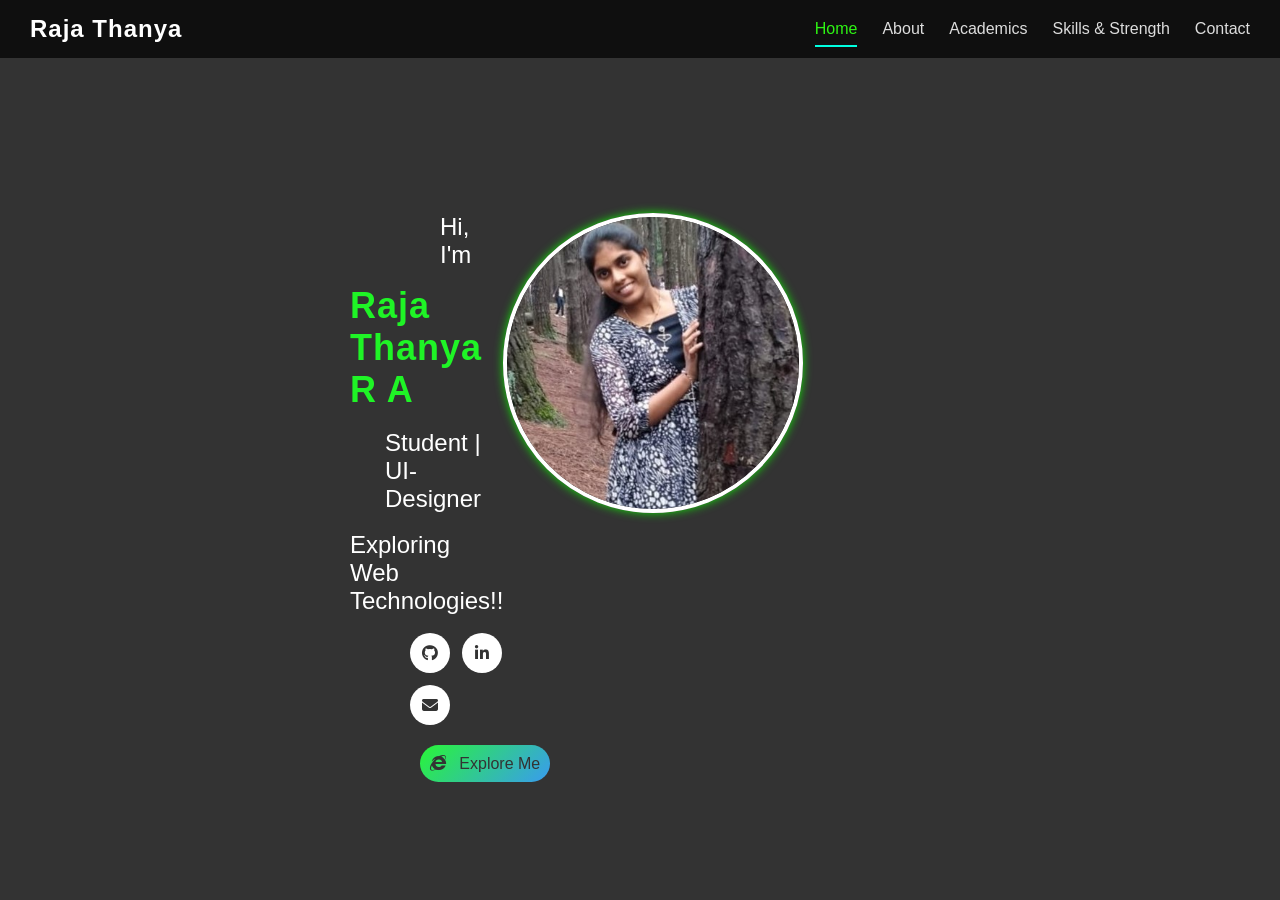
<file: index.html>
<!DOCTYPE html>
<html lang="en">
<head>
  <meta charset="UTF-8" />
  <meta name="viewport" content="width=device-width, initial-scale=1.0" />
  <title>Raja Thanya</title>
  <link rel="stylesheet" href="style.css" />
  <link href="https://cdnjs.cloudflare.com/ajax/libs/font-awesome/6.5.1/css/all.min.css" rel="stylesheet">
</head>
<body>
  <header class="header">
    <h1>Raja Thanya</h1>
    <input type="checkbox" id="menu-toggle">
    <label for="menu-toggle" class="hamburger">
      <span></span>
      <span></span>
      <span></span>
    </label>
      <nav>
        <a href="index.html" class="active">Home</a>
        <a href="about.html" class="about">About </a>
        <a href="academics.html" class="academics">Academics</a>
        <a href="skill.html" class="skil">Skills & Strength</a>       
        <a href="contact.html" class="contact">Contact</a>
      </nav>
  </header>
  <div class="about-box hover-animate">
  <section class="container">
  <section class="card">
    <div class="contents">
      <p class="welcome">Hi, I'm</p>
      <h1 class="name">Raja Thanya R A</h1><br>
      <p class="role">Student | UI-Designer</p><br>
      <p class="college">Exploring Web Technologies!!</p>

      <div class="social">
        <a href="https://github.com/RajaThanya-2006"><i class="fab fa-github"></i></a>
        <a href="https://www.linkedin.com/in/raja-thanya-r-a-37b87a2a2?utm_source=share&utm_campaign=share_via&utm_content=profile&utm_medium=android_app"><i class="fab fa-linkedin-in"></i></a>
        <a href="rajathanya45@gmail.com"><i class="fas fa-envelope"></i></a>
      </div>
    </div>
    <div class="image">
        <img src="thanya_img.jpeg" alt="Thanya">
    </div>
    
  </section>
  <section>
  <div class="explore">
      <a href="about.html"><i class="fa-brands fa-internet-explorer"></i> &nbsp; Explore Me</a>
    </div>
  </section></section></div>
</body>
</html>
</file>
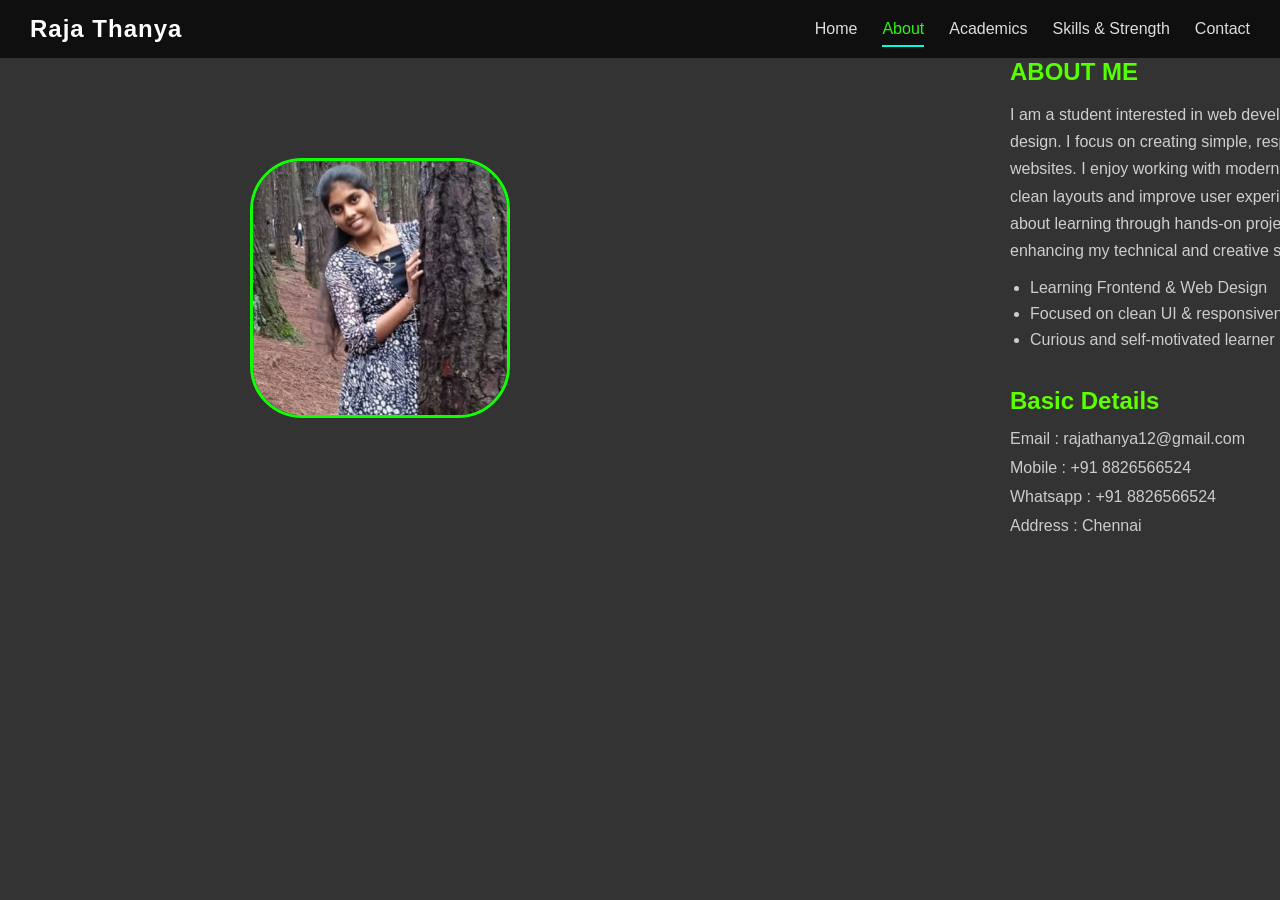
<file: about.html>
<!DOCTYPE html>
<html lang="en">
<head>
    <meta charset="UTF-8">
    <meta name="viewport" content="width=device-width, initial-scale=1.0, maximum-scale=1.0, user-scalable=no">
    <title>Raja Thanya</title>
    <link rel="stylesheet" href="style.css">
</head>
<body>
    <header class="header">
    <h1>Raja Thanya</h1>
        <input type="checkbox" id="menu-toggle">
        <label for="menu-toggle" class="hamburger">
            <span></span>
            <span></span>
            <span></span>
        </label>
            <nav>
                <a href="index.html" class="home">Home</a>
                <a href="about.html" class="active">About </a>
                <a href="academics.html" class="academics">Academics</a>
                <a href="skill.html" class="skil">Skills & Strength</a>    
                <a href="contact.html" class="contact">Contact</a>
            </nav>
    </header>
    <section class="about" id="about">
    <div class="about-box">
        <div class="about-img">
            <img src="thanya_img.jpeg" alt="Thanya">
        </div>
        <div class="section-1">
                <div class="ab-content">
                    <h1>ABOUT ME</h1>
                    <p>
                        I am a student interested in web development and front-end design.
                        I focus on creating simple, responsive, and user-friendly websites.
                        I enjoy working with modern web technologies to build clean layouts and improve user experience.
                        I am passionate about learning through hands-on projects and continuously enhancing my technical and creative skills.
                    <ul>
                    <li>Learning Frontend & Web Design</li>
                    <li>Focused on clean UI & responsiveness</li>
                    <li>Curious and self-motivated learner</li>
                </ul></p>
            <br>
            <!--<div class="section-2">-->
                    <h2>Basic Details</h2>
                    <div class="details">
                        <span>Email : </span><span>rajathanya12@gmail.com</span><br>
                        <span>Mobile : </span><span>+91 8826566524</span><br>
                        <span>Whatsapp : </span><span>+91 8826566524</span><br>
                        <span>Address : </span><span>Chennai</span><br>
                </div>
        </div>
    </div>
    </div>
    </section>
</body>
</html>
</file>
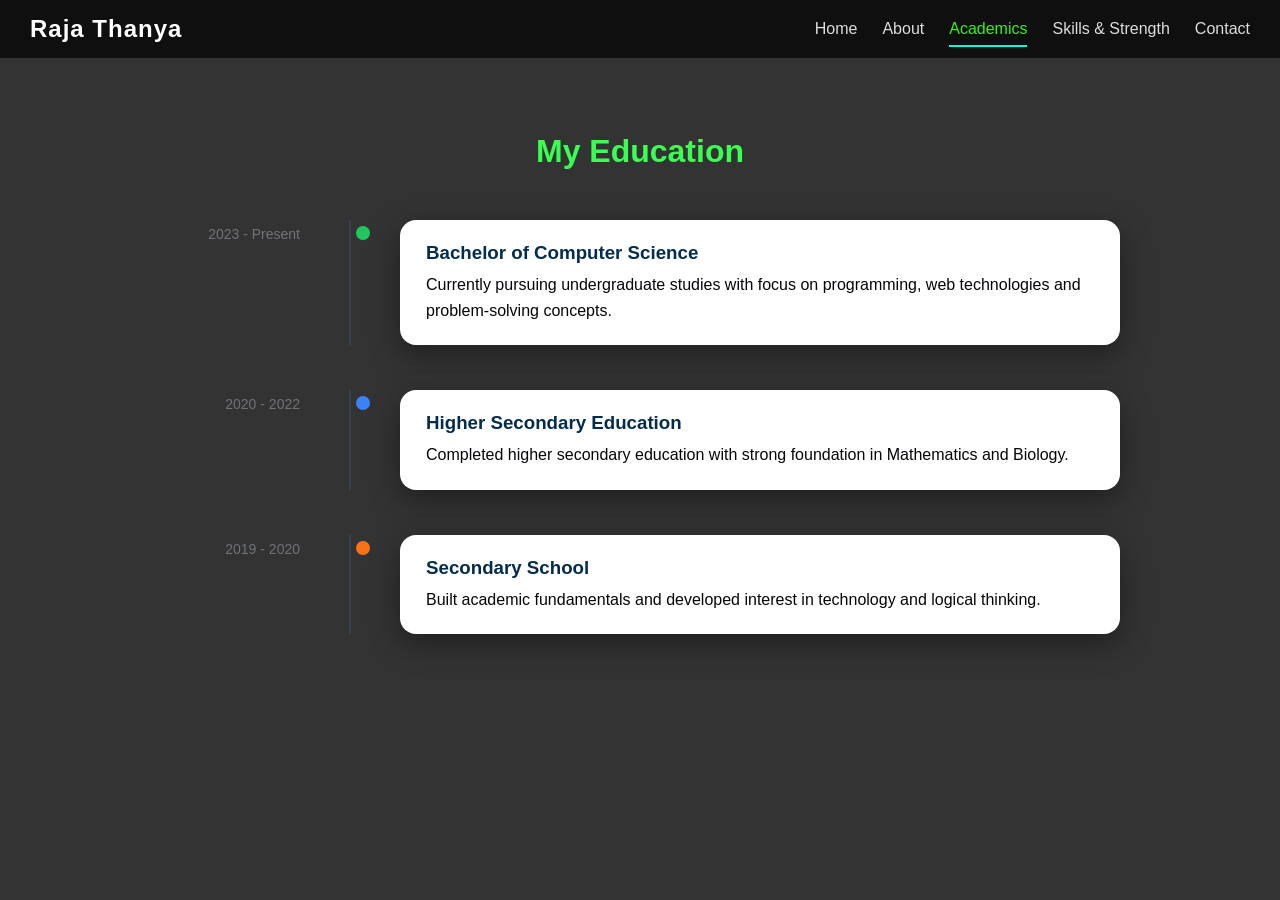
<file: academics.html>
<!DOCTYPE html>
<html lang="en">
<head>
    <meta charset="UTF-8">
    <meta name="viewport" content="width=device-width, initial-scale=1.0">
    <title>Academics</title>
    <link rel="stylesheet" href="style.css">
</head>
<body>
    <header class="header">
    <h1>Raja Thanya</h1>
      <input type="checkbox" id="menu-toggle">
    <label for="menu-toggle" class="hamburger">
      <span></span>
      <span></span>
      <span></span>
    </label>
        <nav>
          <a href="index.html" class="home">Home</a>
          <a href="about.html" class="about">About </a>
          <a href="academics.html" class="active">Academics</a>
          <a href="skill.html" class="skil">Skills & Strength</a>    
          <a href="contact.html" class="contact">Contact</a>
        </nav>
    </header>  
    <section class="education">
      <h1 class="section-title">My Education</h1>
      <div class="timeline">
        <div class="timeline-item green">
          <div class="timeline-year">2023 - Present</div>
          <div class="timeline-line">
            <span class="dot"></span>
          </div>
          <div class="timeline-content">
            <h3>Bachelor of Computer Science</h3>
              <p>
                Currently pursuing undergraduate studies with focus on
                programming, web technologies and problem-solving concepts.
              </p>
          </div>
        </div>
        
        <div class="timeline-item blue">
      <div class="timeline-year">2020 - 2022</div>

      <div class="timeline-line">
        <span class="dot"></span>
      </div>

      <div class="timeline-content">
        <h3>Higher Secondary Education</h3>
        <p>
          Completed higher secondary education with strong foundation
          in Mathematics and Biology.
        </p>
      </div>
    </div>

    <div class="timeline-item orange">
      <div class="timeline-year">2019 - 2020</div>

      <div class="timeline-line">
        <span class="dot"></span>
      </div>

      <div class="timeline-content">
        <h3>Secondary School</h3>
        <p>
          Built academic fundamentals and developed interest in technology and logical thinking.
        </p>
      </div>
    </div>

      </div>
    </section>
</body>
</html>
</file>
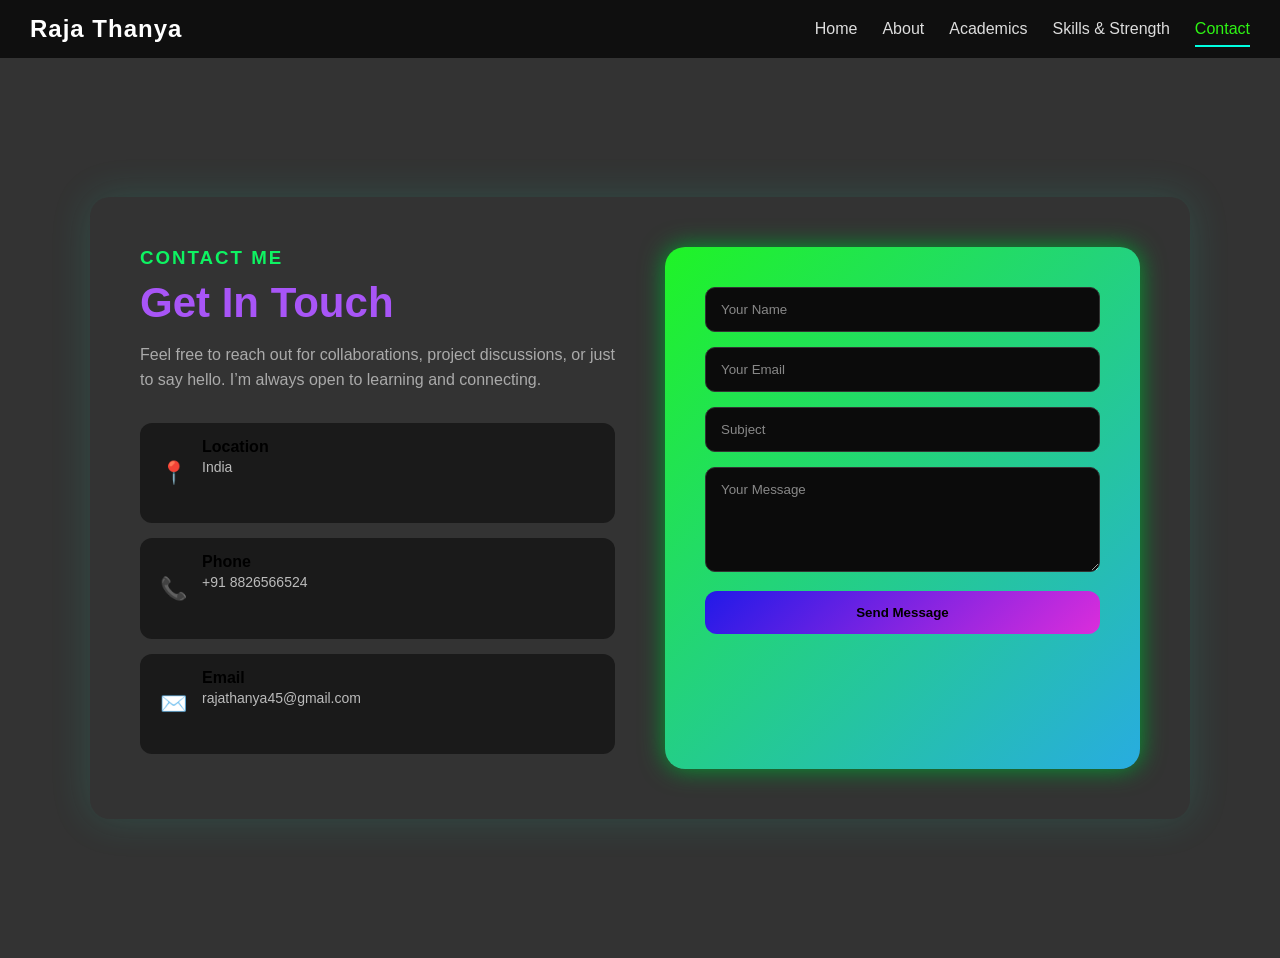
<file: contact.html>
<!DOCTYPE html>
<html lang="en">
<head>
    <meta charset="UTF-8">
    <title>Contact Me</title>
    <link rel="stylesheet" href="style.css">
    <meta name="viewport" content="width=device-width, initial-scale=1.0">
</head>
<body>
    <header class="header">
    <h1>Raja Thanya</h1>
        <input type="checkbox" id="menu-toggle">
        <label for="menu-toggle" class="hamburger">
            <span></span>
            <span></span>
            <span></span>
        </label>
        <nav>
          <a href="index.html" class="home">Home</a>
          <a href="about.html" class="about">About </a>
          <a href="academics.html" class="academics">Academics</a>
          <a href="skill.html" class="skil">Skills & Strength</a>    
          <a href="contact.html" class="active">Contact</a>
        </nav>
    </header>  

<section class="contact-section">
    <div class="contact-container">

        <!-- LEFT CONTENT -->
        <div class="contact-info">
            <h3>CONTACT ME</h3>
            <h1>Get In Touch</h1>
            <p>
                Feel free to reach out for collaborations, project discussions,
                or just to say hello. I’m always open to learning and connecting.
            </p>

            <div class="info-box">
                <span>📍</span>
                <div>
                    <h4>Location</h4>
                    <p>India</p>
                </div>
            </div>

            <div class="info-box">
                <span>📞</span>
                <div>
                    <h4>Phone</h4>
                    <p>+91 8826566524</p>
                </div>
            </div>

            <div class="info-box">
                <span>✉️</span>
                <div>
                    <h4>Email</h4>
                    <p>rajathanya45@gmail.com</p>
                </div>
            </div>
        </div>

        <!-- RIGHT FORM -->
        <div class="contact-form">
            <form>
                <input type="text" placeholder="Your Name" required>
                <input type="email" placeholder="Your Email" required>
                <input type="text" placeholder="Subject">
                <textarea rows="5" placeholder="Your Message"></textarea>
                <button type="submit">Send Message</button>
            </form>
        </div>

    </div>
</section>

</body>
</html>
</file>
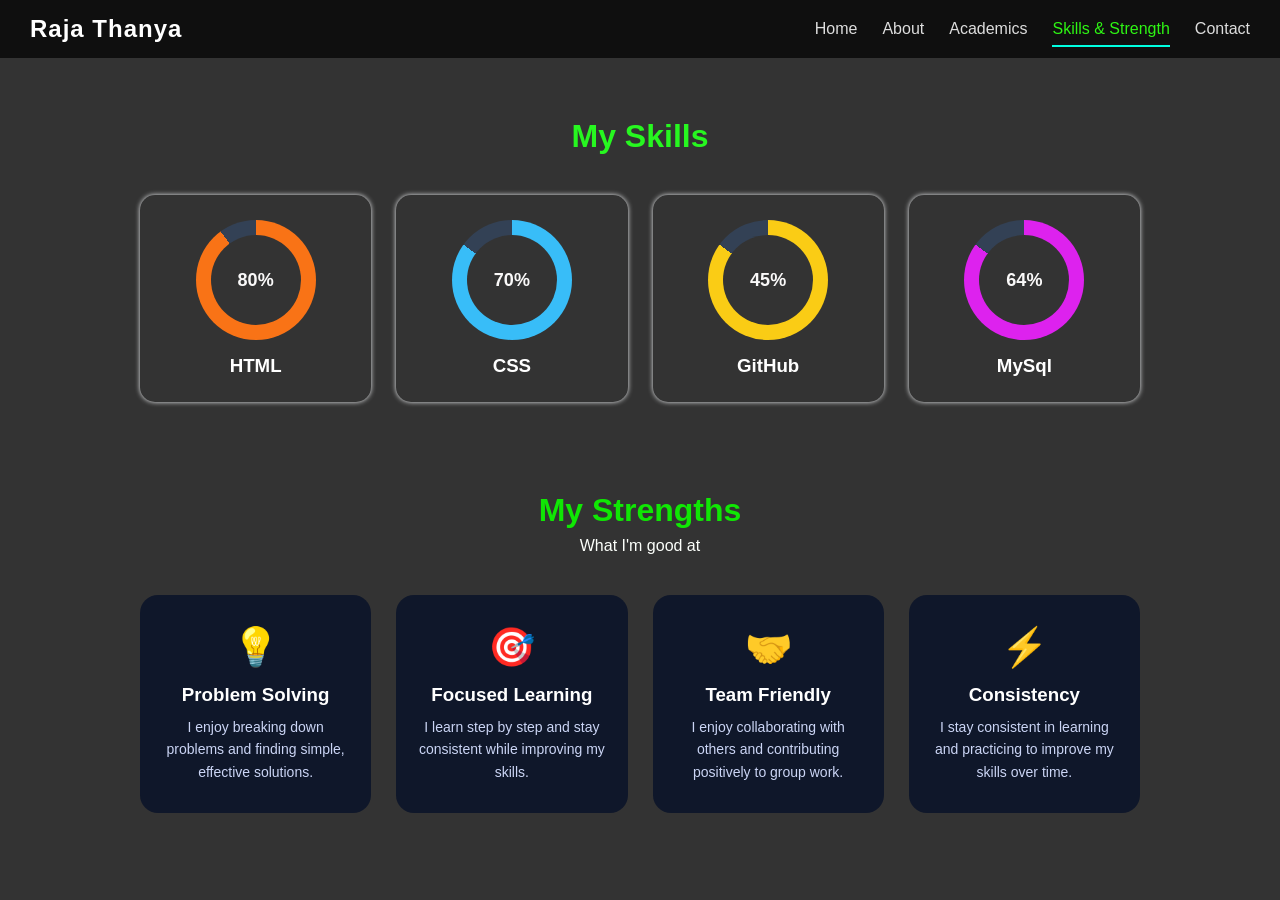
<file: skill.html>
<!DOCTYPE html>
<html lang="en">
<head>
    <meta charset="UTF-8">
    <meta name="viewport" content="width=device-width, initial-scale=1.0">
    <title>Skill</title>
    <link rel="stylesheet" href="style.css">
</head>
<body>
    <header class="header">
        <h1>Raja Thanya</h1>
        <input type="checkbox" id="menu-toggle">
        <label for="menu-toggle" class="hamburger">
            <span></span>
            <span></span>
            <span></span>
        </label>
            <nav>
                <a href="index.html" class="home">Home</a>
                <a href="about.html" class="about">About</a>
                <a href="academics.html" class="academics">Academics</a>
                <a href="skill.html" class="active">Skills & Strength</a>
                <a href="contact.html" class="contact">Contact</a>
            </nav>
    
    </header>
    <div class="skills">
        <h1> My Skills</h1>
        <div class="skill-container">
            <div class="skill-card">
                <div class="circle html">
                    <span>80%</span>
                </div>
                <h3>HTML</h3>
            </div>
            <div class="skill-card">
                <div class="circle css">
                    <span>70%</span>
                </div>
                <h3>CSS</h3>
            </div>
            <div class="skill-card">
                <div class="circle github">
                    <span>45%</span>
                </div>
                <h3>GitHub</h3>
            </div>
            <div class="skill-card">
                <div class="circle mysql">
                    <span>64%</span>
                </div>
                <h3>MySql</h3>
            </div>

        </div>

    </div>
   <section class="strengths" id="strengths">
  <h2>My Strengths</h2>
  <p class="subtitle">What I'm good at</p>

  <div class="strengths-container">

    <div class="strength-card">
      <div class="icon">💡</div>
      <h3>Problem Solving</h3>
      <p>I enjoy breaking down problems and finding simple, effective solutions.</p>
    </div>

    <div class="strength-card">
      <div class="icon">🎯</div>
      <h3>Focused Learning</h3>
      <p>I learn step by step and stay consistent while improving my skills.</p>
    </div>

    <div class="strength-card">
      <div class="icon">🤝</div>
      <h3>Team Friendly</h3>
      <p>I enjoy collaborating with others and contributing positively to group work.</p>
    </div>

    <div class="strength-card">
      <div class="icon">⚡</div>
      <h3>Consistency</h3>
      <p>I stay consistent in learning and practicing to improve my skills over time.</p>
    </div>

  </div>
</section> 

</body>
</html>
</file>
<file: style.css>
*{
  margin:0;
  padding:0;
  box-sizing:border-box;
  font-family:Arial, Helvetica, sans-serif;
}

body{
  background:#333;
}
/* ===== STOP MOBILE ZOOM & OVERFLOW ===== 
html, body {
  width: 100%;
  overflow-x: hidden;
  touch-action: manipulation;
}

/* Avoid vw overflow 
* {
  box-sizing: border-box;
}

/* Fix containers 
.about,
.about-box,
header,
nav {
  max-width: 100%;
  width: 100%;
}*/

/* Remove any vw usage */
@media (max-width: 768px) {
  [style*="100vw"] {
    width: 100% !important;
  }
}
/* HEADER */
.header {
  width: 100%;
  background: #0f0f0f;
  color: #fff;
  display: flex;
  align-items: center;
  justify-content: space-between;
  padding: 15px 30px;
  position:sticky;
  z-index: 1000;
  top: 0;
}

/* LOGO */
.header h1 {
  font-size: 24px;
  letter-spacing: 1px;
  cursor: pointer;
  transition: color 0.3s ease;
}

.header h1:hover {
  color: #3cff00;
}

/* NAV */
nav {
  display: flex;
  gap: 25px;
}

nav a {
  text-decoration: none;
  color: #ddd;
  font-size: 16px;
  position: relative;
  padding: 5px 0;
  transition: color 0.3s ease;
}

/* UNDERLINE HOVER EFFECT */
nav a::after {
  content: "";
  position: absolute;
  left: 0;
  bottom: -4px;
  width: 0;
  height: 2px;
  background: #00ffe0;
  transition: width 0.3s ease;
}

nav a:hover {
  color: #00ffe0;
}

nav a:hover::after,
nav a.active::after {
  width: 100%;
}

/* ACTIVE LINK */
nav a.active {
  color: #2ef514;
}

/* HAMBURGER */
#menu-toggle {
  display: none;
}

.hamburger {
  display: none;
  flex-direction: column;
  cursor: pointer;
  gap: 5px;
}

.hamburger span {
  width: 26px;
  height: 3px;
  background: #fff;
  transition: 0.4s;
  border-radius: 5px;
}

/* MOBILE VIEW */
@media (max-width: 768px) {

  .hamburger {
    display: flex;
  }

  nav {
    position: absolute;
    top: 100%;
    left: 0;
    width: 100%;
    background: #111;
    flex-direction: column;
    align-items: center;
    max-height: 0;
    overflow: hidden;
    transition: max-height 0.4s ease;
  }

  nav a {
    padding: 15px 0;
    width: 100%;
    text-align: center;
  }

  /* SHOW MENU */
  #menu-toggle:checked ~ nav {
    max-height: 350px;
  }

  /* HAMBURGER ANIMATION */
  #menu-toggle:checked + .hamburger span:nth-child(1) {
    transform: rotate(45deg) translate(5px, 5px);
  }

  #menu-toggle:checked + .hamburger span:nth-child(2) {
    opacity: 0;
  }

  #menu-toggle:checked + .hamburger span:nth-child(3) {
    transform: rotate(-45deg) translate(6px, -6px);
  }
}

.contents{
  margin-left: 350px;
  padding-top: 100px;
}

.card{
  display: flex;
  justify-content: space-between;
  padding-top: 55px;
  color:white;
}
.card p{
  font-size: 24px;
}
.welcome{
  padding-left: 90px;
}
.name{
  font-size:36px;
  margin-top:16px;
  color: #1ff426;
  font-family: 'Poppins' sans-serif;
}

.role{
  font-size:12px;
  font-weight:200;
  padding-left: 35px;
}

.company{
  font-size:16px;
  margin-top:6px;
  padding-left: 70px;
}

.social{
  display:flex;
  /*justify-content:center;*/
  gap:12px;
  margin-top:18px;
  flex-wrap:wrap;
  padding-left: 60px;
}

.social a{
  width:40px;
  height:40px;
  border-radius:50%;
  background:#fff;
  color:#333;
  display:flex;
  align-items:center;
  justify-content:center;
  text-decoration:none;
  
}
.social a:hover{
  background: linear-gradient(135deg, #ff0095, #4e39f0);
}
.explore{
  margin-left: 420px;
  padding-top: 30px;
  width:150px;
  height:40px;
}

.explore a{
  padding: 10px;
  width:170px;
  height:60px;
  border-radius:20px;
  background:linear-gradient(135deg, #29f636, #399bf0);
  color: #333;
  align-items:center;
  justify-content:center;
  text-decoration:none;
}
.explore a:hover{
  color: #46c9fc;
}

img{
  margin-top: 100px;
  margin-right: 500px;
}

.image img{
  border-radius: 50%;
  width: 300px;
  height: 300px;
  border: 4px solid #fff;
  box-shadow: 0 0 10px rgb(16, 231, 4);
  transition: 
    transform 0.4s ease,
    box-shadow 0.4s ease,
    border-color 0.4s ease;
}

/* HOVER EFFECT */
.image img:hover{
  transform: scale(1.08) rotate(5deg);
  box-shadow: 
    0 0 15px rgb(16, 231, 4),
    0 0 35px rgba(16, 231, 4, 0.7);
  border-color: rgb(16, 231, 4);
}


/*About*/
/* RESET */
* .about{
  margin: 0;
  padding: 0;
  box-sizing: border-box;
  font-family: "Segoe UI", sans-serif;
  align-items: center;
  justify-content: center;
}

/* ABOUT SECTION */
.about {
  display: flex;
  justify-content: center;
  align-items: center;

}

/* MAIN BOX padding: 30px;*/
.about-box {
  width: 100%;
  height: 600px;
  display: flex;
}
.section-1{
  min-height: 100%;
  display: flex;
  justify-content: center;
  
}
 
/* IMAGEpadding-right: 500px; */
.about-img {
  flex-shrink: 0;
}

.about-img img {
  width: 260px;
  height: 260px;
  border-radius: 20%;
  object-fit: cover;
  border: 3px solid #0dff00;
  margin-left: 250px;
 
}
.about-img img:hover {
  transform: scale(1.08) rotate(5deg);
  box-shadow: 
    0 0 15px rgb(16, 231, 4),
    0 0 35px rgba(16, 231, 4, 0.7);
  border-color: rgb(16, 231, 4);
}

/* CONTENTfont-size: 26px; */
.ab-content {
  flex: 1;
}

.ab-content h1 {
  color: #55ff00;
  margin-bottom: 15px;
}

.ab-content p {
  color: #cfcfcf;
  line-height: 1.7;
  margin-bottom: 15px;
  width: 460px;
}

/* LIST */
.ab-content ul {
  padding-left: 20px;
  margin-bottom: 20px;
}

.ab-content li {
  color: #ccc;
  margin-bottom: 8px;
}

/* BASIC DETAILS */
.ab-content h2 {
  color: #5eff00;
  
  margin-bottom: 10px;
}

/*.details span:first-child {
  color: #00ffff;
  font-weight: 500;
  font-size: 20px;
}*/

.details {
  line-height: 1.8;
  color: #ccc;
}

/* ================= MOBILE VIEW ================= */
@media (max-width: 768px) {
  body{
    padding: 0;
    margin: 0;
    overflow-x: hidden;
  }
  .about{
    display: flex;
    flex-direction: column;
    align-items: center;
    justify-content: center;  
    width: 100%;
    /*padding: 15px;*/
  }
  .about-box {
    width: 100%;
    flex-direction: column;
    align-items: center;
    text-align: center;
    /*padding: 25px 20px;*/
  }
  .about-img{
    width: 100%;
    display: flex;
    justify-content: center;
    margin-bottom: 20px;
    margin-left: 225px;
    margin-top: auto;
    
  }

  .about-img img {
    width: 180px;
    height: 180px;
    text-align: left;
  }

  .ab-content {
    margin-left: 100px;
    text-align: left;
    width: 100%;
  }
  .ab-content h1,h2{
    font-size: 22px;
    padding-left: 100px;
  }
  .ab-content p{
    padding-right: 80px;
    font-size: 14px;
    line-height: 1.6;
  }
  
}
/*Skills */

.skills{
  padding: 60px 20px;
  text-align: center;
}
.skills h1{
  color: #27f720;
  margin-bottom: 40px;
}
.skills h1:hover{
  box-shadow: 0 0 5px #333;
  transition: transform 0.3s ease, box-shadow 0.3s ease;
}
.skill-container{
  display: grid;
  grid-template-columns: repeat(auto-fit, minmax(220px,1fr));
  gap: 25px;
  max-width: 1000px;
  margin: auto;
}
.skill-card{
  background: #333;
  padding: 25px;
  border-radius: 15px;
  box-shadow: 0 0 5px rgb(238, 240, 242);
  transition: transform 0.3s ease, box-shadow 0.3s ease;
}
.skill-card:hover {
  transform: translateY(-10px);
  box-shadow: 0 0 25px rgb(16, 231, 4);
}
.skill-card h3 {
  color: white;
  margin-top: 15px;
}
.circle {
  width: 120px;
  height: 120px;
  border-radius: 50%;
  display: flex;
  align-items: center;
  justify-content: center;
  margin: auto;
  position: relative;
  transition: box-shadow 0.4s ease, transform 0.4s ease;
}

.circle::before {
  content: "";
  position: absolute;
  width: 90px;
  height: 90px;
  background: #333;
  border-radius: 50%;
}
.circle span {
  position: relative;
  color: #faf9f9;
  font-weight: bold;
  font-size: 18px;
}
.skill-card:hover .circle {
  box-shadow: 0 0 20px currentColor,
              0 0 40px rgba(251, 248, 248, 0.922);
  transform: scale(1.05);
}
.circle.html {
  color: #f97316;
  background: conic-gradient(#f97316 0% 90%, #334155 90% 100%);
}
.circle.css {
  color: #38bdf8;
  background: conic-gradient(#38bdf8 0% 85%, #334155 85% 100%);
}
.circle.github {
  color: #facc15;
  background: conic-gradient(#facc15  0% 85%, #334155 85% 100%);
}
.circle.mysql {
  color: #dd22ee;
  background: conic-gradient(#dd22ee 0% 85%, #334155 85% 100%);
}
/*Strengths*/
.strengths {
  background: #333;
  padding: 30px 20px;
  text-align: center;
}

.strengths h2 {
  color: rgb(16, 231, 4);
  font-size: 32px;
  margin-bottom: 8px;
}

.subtitle {
  color: #fcfffb;
  margin-bottom: 40px;
}

.strengths-container {
  display: grid;
  grid-template-columns: repeat(auto-fit, minmax(220px, 1fr));
  gap: 25px;
  max-width: 1000px;
  margin: auto;
}

.strength-card {
  background: #0f172a;
  padding: 30px 20px;
  border-radius: 18px;
  transition: transform 0.4s ease, box-shadow 0.4s ease;
  box-shadow: 0 0 0 rgba(0,0,0,0);
  position: relative;
  overflow: hidden;
}

.strength-card:hover {
  transform: translateY(-12px) scale(1.02);
  box-shadow: 0 0 30px rgb(16, 231, 4);
}

/* Glow border effect */
.strength-card::before {
  content: "";
  position: absolute;
  inset: 0;
  border-radius: 18px;
  background: linear-gradient(120deg, transparent, rgba(56,189,248,0.5), transparent);
  opacity: 0;
  transition: opacity 0.4s;
}

.strength-card:hover::before {
  opacity: 1;
}

.icon {
  font-size: 38px;
  margin-bottom: 15px;
  transition: transform 0.4s ease;
}

.strength-card:hover .icon {
  transform: rotate(5deg) scale(1.2);
}

.strength-card h3 {
  color: #fff;
  margin-bottom: 10px;
}

.strength-card p {
  color: #cbd5f5;
  font-size: 14px;
  line-height: 1.6;
}
/*Academics*/
.education {
  padding: 30px 20px;
  max-width: 900px;
  margin: auto;
}
.section-title {
  text-align: center;
  font-size: 32px;
  margin-bottom: 30px;
  color: #41fd47;
  margin-top: 15px;
}

.education {
  max-width: 1000px;
  margin: auto;
  padding: 60px 20px;
}

.section-title {
  text-align: center;
  font-size: 32px;
  margin-bottom: 50px;
  color: #3afe51;
}
.timeline-item.green { --accent: #22c55e; }
.timeline-item.blue  { --accent: #3b82f6; }
.timeline-item.orange{ --accent: #f97316; }

/* Timeline */
.timeline {
  position: relative;
}

/* Each row */
.timeline-item {
  display: grid;
  grid-template-columns: 140px 40px 1fr;
  align-items: stretch;
  gap: 30px;
  margin-bottom: 45px;
}

/* YEAR */
.timeline-year {
  font-size: 14px;
  color: #6f7277;
  text-align: right;
  padding-top: 6px;
  transition: all 0.3s ease;
}

/* Vertical line */
.timeline-line {
  position: relative;
  width: 40px;
  display: flex;
  justify-content: center;
}

.timeline-line::before {
  content: "";
  position: absolute;
  top: 0;
  bottom: 0;
  left: 50%;
  width: 2px;
  height: 100%;
  background: #374151;
  transform: translateX(-50%);
}

/* Dot */
.dot {
  width: 14px;
  height: 14px;
  background: var(--accent);
  border-radius: 50%;
  margin-top: 6px;
  position: relative;
  left: 50%;
  transform: translateX(-50%);
  transition: transform 0.3s ease, box-shadow 0.3s ease;
}


/* Card */
.timeline-content {
  background: white;
  padding: 22px 26px;
  border-radius: 16px;
  box-shadow: 0 10px 30px rgba(0,0,0,0.4);
  transition: all 0.35s ease;
}

.timeline-content h3 {
  color: #032c4d;
  margin-bottom: 8px;
}

.timeline-content p {
  color: #040609;
  line-height: 1.6;
}

/* ✨ Hover Effects */
.timeline-item:hover .timeline-content {
  transform: translateY(-6px);
  box-shadow: 0 0 35px #4bd60a;
}

.timeline-item:hover .dot {
  transform: translateX(-50%) scale(1.4);
  box-shadow: 0 0 18px #0bec47;
}

.timeline-item:hover .timeline-year {
  color: #4bd60a;
  font-weight: 600;
}
/* =========================
   MOBILE RESPONSIVE (TABLET & PHONE)
   ========================= */

@media (max-width: 768px) {

  .timeline {
    padding-left: 10px;
  }

  /* Stack layout */
  .timeline-item {
    grid-template-columns: 1fr;
    gap: 12px;
    margin-bottom: 35px;
    position: relative;
  }

  /* YEAR moves top */
  .timeline-year {
    text-align: left;
    font-size: 13px;
    padding-left: 28px;
    color: var(--accent);
    font-weight: 600;
  }

  /* Line moves left */
  .timeline-line {
    position: absolute;
    left: 0;
    top: 0;
    bottom: 0;
    width: 20px;
  }

  .timeline-line::before {
    left: 50%;
  }

  /* Dot aligns with year */
  .dot {
    margin-top: 4px;
  }

  /* Card full width */
  .timeline-content {
    margin-left: 28px;
    padding: 18px 20px;
  }
}
/*Contact*/

.contact-section {
    min-height: 100vh;
    display: flex;
    align-items: center;
    justify-content: center;
    padding: 40px 20px;
}

/* CONTAINER */
.contact-container {
    max-width: 1100px;
    width: 100%;
    display: grid;
    grid-template-columns: 1fr 1fr;
    gap: 50px;
    background: #333;
    padding: 50px;
    border-radius: 20px;
    box-shadow: 0 0 40px rgba(43, 226, 186, 0.15);
    transition: transform 0.4s ease;
}

.contact-container:hover {
    transform: translateY(-5px);
}

/* LEFT SIDE */
.contact-info h3 {
    color: #0ef362;
    letter-spacing: 2px;
    margin-bottom: 10px;
}

.contact-info h1 {
    color:  #a855f7 ;
    font-size: 42px;
    margin-bottom: 15px;
}

.contact-info p {
    color: #aaa;
    line-height: 1.6;
    margin-bottom: 30px;
}

.info-box {
    display: flex;
    align-items: center;
    gap: 15px;
    background: #1a1a1a;
    padding: 15px 20px;
    border-radius: 12px;
    margin-bottom: 15px;
    transition: all 0.4s ease;
    cursor: pointer;
}

.info-box span {
    font-size: 22px;
    color: #a855f7;
}

.info-box h4 {
    font-size: 16px;
}

.info-box p {
    font-size: 14px;
    color: #bbb;
}

.info-box:hover {
    background: linear-gradient(135deg, #b3f805, #08ea62);
    transform: translateX(10px);
}

.info-box:hover span,
.info-box:hover p,
.info-box:hover h4 {
    color: #fff;
}

/* RIGHT FORM */
.contact-form {
    background: linear-gradient(135deg, #1ff426, #28ace0);
    padding: 40px;
    border-radius: 20px;
    box-shadow: 0 0 25px #039d31;
}

.contact-form input,
.contact-form textarea {
    width: 100%;
    background: #0b0b0b;
    border: 1px solid #333;
    outline: none;
    color: #fff;
    padding: 14px 15px;
    margin-bottom: 15px;
    border-radius: 10px;
    transition: all 0.3s ease;
}

.contact-form input::placeholder,
.contact-form textarea::placeholder {
    color: #888;
}

.contact-form input:focus,
.contact-form textarea:focus {
    border-color: #a855f7;
    box-shadow: 0 0 10px rgba(168,85,247,0.6);
    transform: scale(1.02);
}

.contact-form button {
    width: 100%;
    padding: 14px;
    background: linear-gradient(135deg, #211ae8, #db2ddb);
    border: none;
    border-radius: 12px;
    color: #000;
    font-weight: 600;
    cursor: pointer;
    transition: all 0.4s ease;
}

.contact-form button:hover {
    background: linear-gradient(135deg, #fb71e9, #6004b1);
    box-shadow: 0 0 20px rgba(251,113,133,0.6);
    transform: translateY(-3px);
}

/* RESPONSIVE */
@media (max-width: 900px) {
    .contact-container {
        grid-template-columns: 1fr;
    }

    .contact-info h1 {
        font-size: 32px;
    }
}


/* =========================
   MOBILE RESPONSIVE CODE
   ========================= */

@media (max-width: 768px) {

  /* MAIN CARD STACK */
  .card {
    flex-direction: column;
    align-items: center;
    text-align: center;
    padding-top: 30px;
    justify-content: center;
  }

  /* TEXT CONTENT */
  .contents {
    margin-left: 0;
    padding-top: 20px;
  }

  .welcome,
  .role,
  .company {
    padding-left: 0;
  }

  .name {
    font-size: 28px;
  }

  .role {
    font-size: 16px;
  }

  /* SOCIAL ICONS */
  .social {
    justify-content: center;
    padding-left: 0;
  }

  /* EXPLORE BUTTON */
  .explore {
    margin-left: 0;
    display: flex;
    justify-content: center;
    width: 100%;
  }

  .explore a {
    width: auto;
    height: 40px;
  }

  /* SECTIONS (ABOUT / ACADEMICS ETC.) */
  .section {
    width: 100%;
    margin: 0;
    padding: 20px 15px;
  }

  /* HEADER NAV */
  header {
    padding: 15px 20px;
  }

  header nav {
    gap: 15px;
    flex-wrap: wrap;
    justify-content: center;
  }
  

  .image img {
    margin-top: 60px;
    margin-left: 500px;
    width: 160px;
    height: 160px;
    border-radius: 50%;
    border: 3px solid #fff;
    box-shadow: 0 0 8px rgb(16, 231, 4);
    transition: transform 0.3s ease;
  }

  /* light tap effect (optional) */
  .image img:hover {
    transform: scale(1.03);
  }
}
@media (max-width: 768px) {

  /* STACK CONTENT */
  .card {
    flex-wrap: nowrap;
    flex-direction: column;
    align-items: center;
    text-align: center;
  }

  /* RESET LEFT SPACING */
  .contents,
  .explore,
  .social {
    margin-left: 0;
    padding-left: 0 !important;
  }

  /* IMAGE CENTER */
  .image {
    width: 100%;
    height: auto;
    display: flex;
    align-items: center;
    justify-content: center;
    overflow: visible;
    margin-top: 20px ;
    order: -1;
  }

  .image img {
    width: 160px;
    height: 160px;
    display: block;
    object-fit: cover;
    border-radius: 50%;
  }

  /* SOCIAL ICONS CENTER */
  .social {
    justify-content: center;
    margin-top: 15px;
    padding-left: 0;
  }

  /* EXPLORE BUTTON CENTER */
  .explore {
    width: 100%;
    display: flex;
    justify-content: center;
    margin-top: 20px;
  }
  .strengths h2{
    margin-right:90px;
  }
}
@media (max-width: 768px) {
  .card,
  .section {
    overflow: visible !important;
  }
}

/* ================= GLOBAL SMOOTH ANIMATIONS ================= */

/* Page fade-in */
@keyframes pageFade {
  from {
    opacity: 0;
    transform: translateY(10px);
  }
  to {
    opacity: 1;
    transform: translateY(0);
  }
}
@keyframes textReveal {
  from {
    opacity: 0;
    letter-spacing: 4px;
  }
  to {
    opacity: 1;
    letter-spacing: 1px;
  }
}

.name {
  animation: textReveal 0.8s ease forwards;
}

/* Apply to all pages */
body {
  animation: pageFade 0.6s ease-out;
}

/* Soft hover lift */
.hover-animate {
  transition: transform 0.3s ease, box-shadow 0.3s ease;
}
</file>
